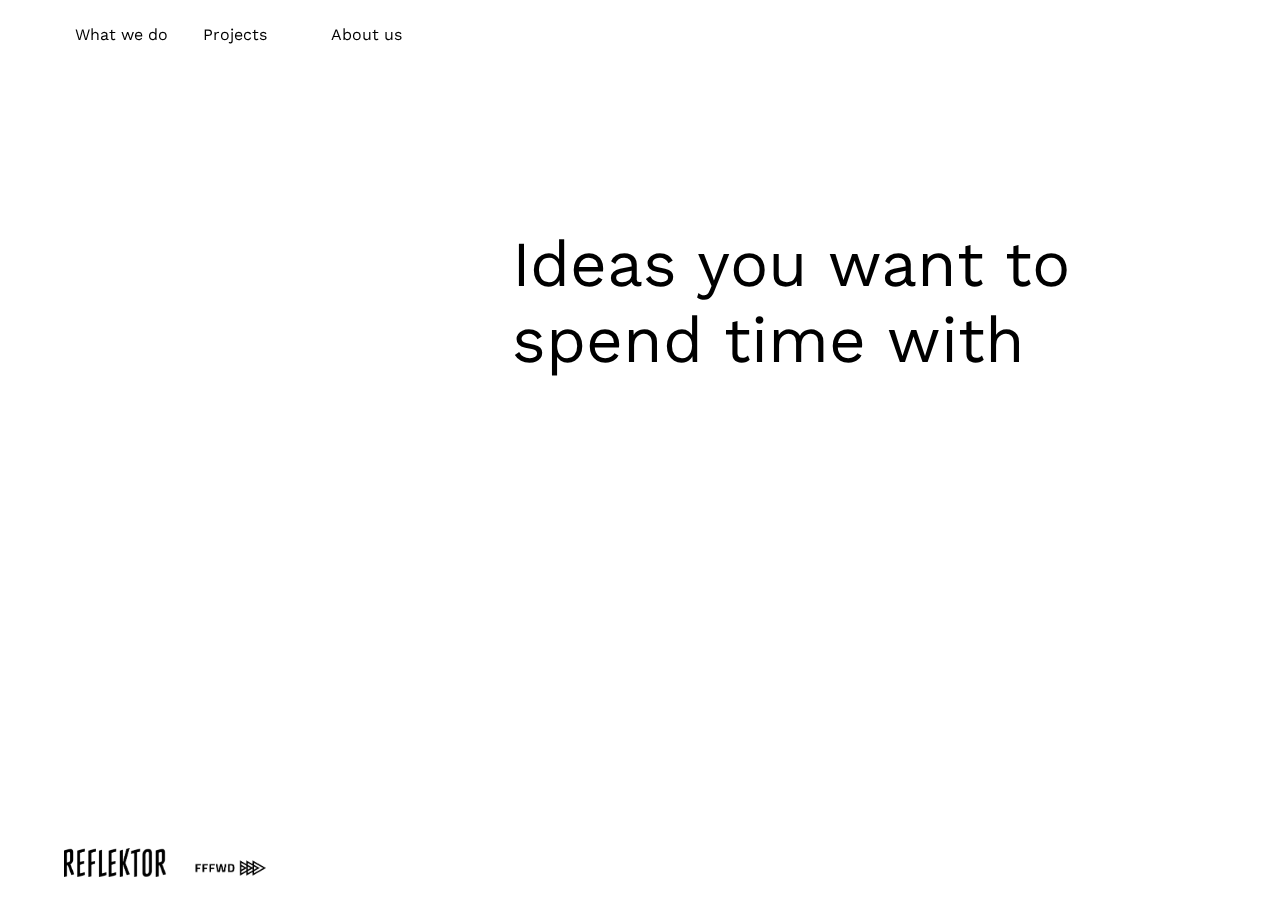
<file: index.html>
<html>
  <head>
    <meta charset="utf-8">
    <title> Reflektor - Ideas you want to spend time with</title>
    <link href="style_maxi.css" rel="stylesheet" type="text/css">
    <link href="style_mini.css" rel="stylesheet" type="text/css">
    <link href='https://fonts.googleapis.com/css?family=Work+Sans' rel='stylesheet'>
    <meta name="viewport" content="width=device-width, initial-scale=1">

  </head>
  <body leftmargin="0" topmargin="0" onselectstart="return false">

    <div id="banda_mobile" style="background-color:white;border-bottom: 0.1vw solid black"></div>


    <div id="menu">
      <div id="what_we_do" class="fondoBianco" style="border: 0.1vw solid transparent"> <a href="what_we_do.html"> What we do </a></div>
      <div id="projects" class="fondoBianco" style="border: 0.1vw solid transparent"> <a href="projects.html">Projects</a> </div>
      <div id="about_us" class="fondoBianco" style="border: 0.1vw solid transparent"><a href="about_us.html"> About us</a> </div>
    </div>

    <img id="logoReflektor" src="assets/logo/reflektor_logo.png" alt="Reflektor_logo"></img>
    <img id="logoFFFWD" src="assets/logo/FFFWD_logo.png" alt="FFForward_logo"></img>


    <div id="main">
      <div id="payoff">
    Ideas you want to spend time with
     </div>

    </div>
  </body>
</html>
</file>
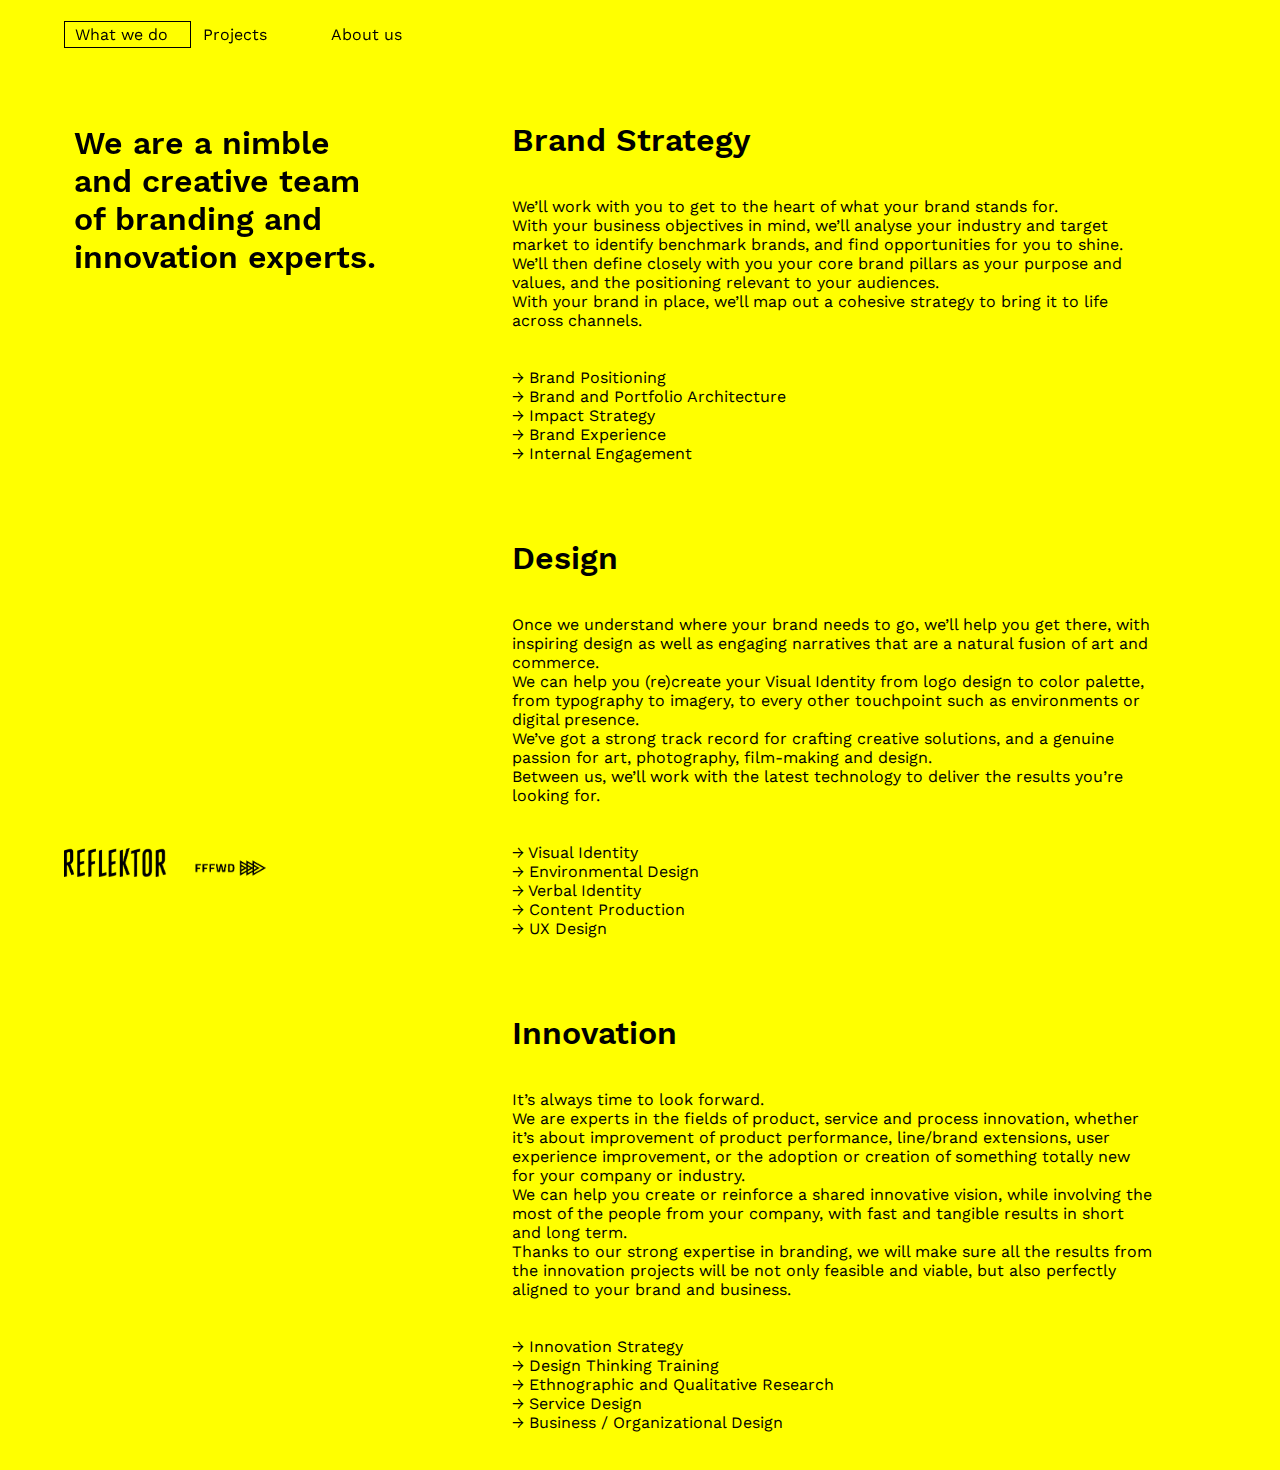
<file: what_we_do.html>
<html>
  <head>
    <meta charset="utf-8">
    <title> Reflektor - How </title>
    <link href="style_mini.css" rel="stylesheet" type="text/css">
    <link href="style_maxi.css" rel="stylesheet" type="text/css">
    <link href='https://fonts.googleapis.com/css?family=Work+Sans' rel='stylesheet'>
    <meta name="viewport" content="width=device-width, initial-scale=1">

  </head>
  <body leftmargin="0" topmargin="0" style="background-color:yellow" onselectstart="return false">

    <div id="banda_mobile" style="background-color:yellow;border-bottom: 0.1vw solid black"></div>

    <div id="menu">
      <div id="what_we_do" class="fondoBianco" style="border: 0.1vw solid"> <a href="what_we_do.html"> What we do </a></div>
      <div id="projects" class="fondoBianco" style="border: 0.1vw solid transparent"> <a href="projects.html">Projects</a> </div>
      <div id="about_us" class="fondoBianco" style="border: 0.1vw solid transparent"><a href="about_us.html"> About us</a> </div>
    </div>

    <img id="logoReflektor" src="assets/logo/reflektor_logo.png" alt="Reflektor_logo"></img>
    <img id="logoFFFWD" src="assets/logo/FFFWD_logo.png" alt="FFForward_logo"></img>


    <div id="we_are">
      <em>We are a nimble <br> and creative team <br>of branding and <br>innovation experts.</em><br><br>

    </div>

    <div id="main">
      <div id="what" >
        <div id="strategy" class="titolini"><em>Brand Strategy<br><br></em></div>
        <div id="strategy_testo" class="testi">
          We’ll work with you to get to the heart of what your brand stands for.<br>
With your business objectives in mind, we’ll analyse your industry and target market to identify benchmark brands, and find opportunities for you to shine.<br>
We’ll then define closely with you your core brand pillars as your purpose and values, and the positioning relevant to your audiences.<br>
With your brand in place, we’ll map out a cohesive strategy to bring it to life across channels.<br><br><br>
→ Brand Positioning<br>
→ Brand and Portfolio Architecture<br>
→ Impact Strategy<br>
→ Brand Experience<br>
→ Internal Engagement<br><br><br><br><br>
        </div>


        <div id="design" class="titolini"><em>Design<br><br></em></div>
        <div id="design_testo" class="testi">
        Once we understand where your brand needs to go, we’ll help you get there, with inspiring design as well as engaging narratives that are a natural fusion of art and commerce. <br>
We can help you (re)create your Visual Identity from logo design to color palette, from typography to imagery, to every other touchpoint such as environments or digital presence. <br>
We’ve got a strong track record for crafting creative solutions, and a genuine passion for art, photography, film-making and design. <br>
Between us, we’ll work with the latest technology to deliver the results you’re looking for.<br><br><br>
→ Visual Identity<br>
→ Environmental Design<br>
→ Verbal Identity<br>
→ Content Production<br>
→ UX Design<br><br><br><br><br>
        </div>


        <div id="innovation" class="titolini"><em>Innovation<br><br></em></div>
        <div id="innovation_testo" class="testi">
        It’s always time to look forward.<br>
We are experts in the fields of product, service and process innovation, whether it’s about improvement of product performance, line/brand extensions, user experience improvement, or the adoption or creation of something totally new for your company or industry.<br>
We can help you create or reinforce a shared innovative vision, while involving the most of the people from your company, with fast and tangible results in short and long term.<br>
Thanks to our strong expertise in branding, we will make sure all the results from the innovation projects will be not only feasible and viable, but also perfectly aligned to your brand and business.<br><br><br>
→ Innovation Strategy<br>
→ Design Thinking Training<br>
→ Ethnographic and Qualitative Research<br>
→ Service Design<br>
→ Business / Organizational Design<br><br><br>
        </div>

      </div>
    </div>

  </body>
</html>
</file>
<file: style_maxi.css>
@media screen and (min-width: 768px) {


/**generale**/
@font-face {
	font-family: 'WorkSansSemiBold';
	src: url('assets/font/WorkSans-SemiBold.ttf');
	}
body{
  background: white;
  position: absolute;
  font-family: 'Work Sans';
  cursor: default;
	overflow-x:hidden;

}

a{
   text-decoration: none;
   color: inherit;
   cursor: pointer;
}
em{
  font-style: normal;
  font-family: WorkSansSemiBold;
}
#main{
  height: 100vh;
  width: 60vw;
  margin-left:40vw;
  margin-top: 0px;
  align: right;
  position: absolute;
}
#menu{
  margin-left: 5vw;
  margin-top: 20px;
  width: 30vw;
  position: fixed;
  font-size: 1.25vw;
}
#what_we_do{
  width: 9vw;
  text-align: left;
  position: fixed;
  padding-left: 10px;
  padding-top:3px;
  padding-bottom:3px;
}
#projects{
  margin-left: 10vw;
  width: 9vw;
  text-align: left;
  position: fixed;
  padding-left: 10px;
  padding-top:3px;
  padding-bottom:3px;
}
#about_us{
  margin-left: 20vw;
  width: 9vw;
  text-align: left;
  position: fixed;
  padding-left: 10px;
  padding-top:3px;
  padding-bottom:3px;
}
.fondoGiallo:hover{
  background-color: black;
  border: 0.1vw solid transparent;
  color:yellow;
}
.fondoBianco:hover{
  background-color: yellow;
  border: 0.1vw solid transparent;
  color:black;
}
.fondoNero:hover{
  background-color: yellow;
  border: 0.1vw solid transparent;
  color:black;
}
#logoReflektor{
  bottom: 20px;
  padding-bottom: 3px;
  margin-left: 5vw;
  position: fixed;
  width: 8vw;
}
#logoFFFWD{
  bottom: 20px;
  padding-bottom: 3px;
  margin-left: 15vw;
  position: fixed;
  width: 6vw;
}



/**landing**/
#payoff{
  width: 50vw;
  height: 50vh;
  text-align: left;
  position: absolute;
  font-size:5vw;
  margin-top: 25vh;

}


/**what we do**/
.titolini{
	font-size: 2.5vw;
}
.testi{
	font-size: 1.25vw;
}
#we_are{
  margin-left: 5vw;
  margin-top: 120px;
  width: 30vw;
  position: fixed;
  font-size: 2.5vw;
  padding:3px;
  padding-left: 10px;

}
#what{
  margin-top: 120px;
  width: 50vw;
  position: relative;
  overflow:scroll;
  z-index: +1;
}
#what::-webkit-scrollbar { 
    display: none; 
}
#what{
  -ms-overflow-style: none;  /* IE and Edge */
  scrollbar-width: none;  /* Firefox */
}



/**projects**/
#clientslist{
  margin-left: 5vw;
  margin-top: 120px;
  width: 30vw;
  position: fixed;
  font-size: 1.25vw;
  padding:3px;
  padding-left: 10px;
}
#griglia{
  height: 96vw;
  margin-top: 120px;
  width: 59vw;
  position: absolute;
  overflow:scroll;
  z-index: +1;
	
}
#griglia::-webkit-scrollbar { 
    display: none; 
}
#griglia{
  -ms-overflow-style: none;  /* IE and Edge */
  scrollbar-width: none;  /* Firefox */
}
#unouno{
  height: 16vw;
  width: 29.5vw;
  position: absolute;
  overflow:hidden;
  z-index: +1;
}
#unodue{
  margin-left:29.5vw;
  height: 16vw;
  width: 29.5vw;
  position: absolute;
  overflow:hidden;
  z-index: +1;
}
#dueuno{
  margin-top:16vw;
  height: 16vw;
  width: 29.5vw;
  position: absolute;
  overflow:hidden;
  z-index: +1;
}
#duedue{
  margin-top:16vw;
  margin-left:29.5vw;
  height: 16vw;
  width: 29.5vw;
  position: absolute;
  overflow:hidden;
  z-index: +1;
}
#treuno{
  margin-top:32vw;
  height: 16vw;
  width: 29.5vw;
  position: absolute;
  overflow:hidden;
  z-index: +1;
}
#tredue{
  margin-top:32vw;
  margin-left:29.5vw;
  height: 16vw;
  width: 29.5vw;
  position: absolute;
  overflow:hidden;
  z-index: +1;
}
#quattrouno{
  margin-top:48vw;
  height: 16vw;
  width: 29.5vw;
  position: absolute;
  overflow:hidden;
  z-index: +1;
}
#quattrodue{
  margin-top:48vw;
	margin-left:29.5vw;
  height: 16vw;
  width: 29.5vw;
  position: absolute;
  overflow:hidden;
  z-index: +1;
}
#cinqueuno{
  margin-top:64vw;
  height: 16vw;
  width: 29.5vw;
  position: absolute;
  overflow:hidden;
  z-index: +1;
}
#cinquedue{
  margin-top:64vw;
	margin-left:29.5vw;
  height: 16vw;
  width: 29.5vw;
  position: absolute;
  overflow:hidden;
  z-index: +1;
}
#seiuno{
  margin-top:80vw;
  height: 16vw;
  width: 29.5vw;
  position: absolute;
  overflow:hidden;
  z-index: +1;
}

#griglia_link{
  height: 96vw;
  margin-top: 120px;
  width: 59vw;
  position: absolute;
  overflow:scroll;
  z-index: +2;
}
#griglia_link::-webkit-scrollbar { 
    display: none; 
}
#griglia_link{
  -ms-overflow-style: none;  /* IE and Edge */
  scrollbar-width: none;  /* Firefox */
}
.nomeLink{
  font-family:WorkSansSemiBold;
  background-color:yellow;
  padding-left:10px;
  padding-right:10px;
  padding-top:3px;
  padding-bottom:3px;
  margin-left:1vw;
  margin-top:1vw;
  position:absolute;
}
#unouno_link{
  height: 16vw;
  width: 29.5vw;
  background-color: transparent;
  position: absolute;
  overflow:hidden;
  z-index: +2;
  font-size: 1.25vw;
  margin-left: 0vw;
  margin-top: 0vw;
  opacity: 0;
}
#unouno_link:hover{
  opacity: 1;
}
#unodue_link{
  height: 16vw;
  width: 29.5vw;
  background-color: transparent;
  position: absolute;
  overflow:hidden;
  z-index: +2;
  font-size: 1.25vw;
  margin-left: 29.5vw;
  margin-top: 0vw;
  opacity: 0;
}
#unodue_link:hover{
  opacity: 1;
}
#dueuno_link{
  height: 16vw;
  width: 29.5vw;
  background-color: transparent;
  position: absolute;
  overflow:hidden;
  z-index: +2;
  font-size: 1.25vw;
  margin-left: 0vw;
  margin-top: 16vw;
  opacity: 0;
}
#dueuno_link:hover{
  opacity: 1;
}
#duedue_link{
  height: 16vw;
  width: 29.5vw;
  background-color: transparent;
  position: absolute;
  overflow:hidden;
  z-index: +2;
  font-size: 1.25vw;
  margin-left: 29.5vw;
  margin-top: 16vw;
  z-index: +2;
  opacity: 0;
}
#duedue_link:hover{
  opacity: 1;
}
#treuno_link{
  height: 16vw;
  width: 29.5vw;
  background-color: transparent;
  position: absolute;
  overflow:hidden;
  z-index: +2;
  font-size: 1.25vw;
  margin-left: 0vw;
  margin-top: 32vw;
  opacity: 0;
}
#treuno_link:hover{
  opacity: 1;
}
#tredue_link{
  height: 16vw;
  width: 29.5vw;
  background-color: transparent;
  position: absolute;
  overflow:hidden;
  z-index: +2;
  font-size: 1.25vw;
  margin-left: 29.5vw;
  margin-top: 32vw;
  opacity: 0;
}
#tredue_link:hover{
  opacity: 1;
}
#quattrouno_link{
  height: 16vw;
  width: 29.5vw;
  background-color: transparent;
  position: absolute;
  overflow:hidden;
  z-index: +2;
  font-size: 1.25vw;
  margin-left: 0vw;
  margin-top: 48vw;
  opacity: 0;
}
#quattrouno_link:hover{
  opacity: 1;
}
#quattrodue_link{
  height: 16vw;
  width: 29.5vw;
  background-color: transparent;
  position: absolute;
  overflow:hidden;
  z-index: +2;
  font-size: 1.25vw;
  margin-left: 29.5vw;
  margin-top: 48vw;
  opacity: 0;
}
#quattrodue_link:hover{
  opacity: 1;
}
#cinqueuno_link{
  height: 16vw;
  width: 29.5vw;
  background-color: transparent;
  position: absolute;
  overflow:hidden;
  z-index: +2;
  font-size: 1.25vw;
  margin-left: 0vw;
  margin-top: 64vw;
  opacity: 0;
}
#cinqueuno_link:hover{
  opacity: 1;
}
#cinquedue_link{
  height: 16vw;
  width: 29.5vw;
  background-color: transparent;
  position: absolute;
  overflow:hidden;
  z-index: +2;
  font-size: 1.25vw;
  margin-left: 29.5vw;
  margin-top: 64vw;
  opacity: 0;
}
#cinquedue_link:hover{
  opacity: 1;
}
#seiuno_link{
  height: 16vw;
  width: 29.5vw;
  background-color: transparent;
  position: absolute;
  overflow:hidden;
  z-index: +2;
  font-size: 1.25vw;
  margin-left: 0vw;
  margin-top: 80vw;
  opacity: 0;
}
#seiuno_link:hover{
  opacity: 1;
}





/**about_us**/
#links{
	margin-left: 5vw;
  margin-top: 120px;
  width: 30vw;
  position: fixed;
  font-size: 1.25vw;
  padding:3px;
  padding-left: 10px;
}
#who{
  margin-top: 120px;
  width: 50vw;
  font-size: 2.5vw;
  position: relative;
  overflow:scroll;
  z-index: +1;
}
#who::-webkit-scrollbar { 
    display: none; 
}
#who{
  -ms-overflow-style: none;  /* IE and Edge */
  scrollbar-width: none;  /* Firefox */
}


/**progetti**/
#desc{
  margin-left: 5vw;
  margin-top: 120px;
  width: 30vw;
  position: fixed;
  font-size: 1.25vw;
  padding-left: 10px;
}
#titolo{
  font-size: 2.5vw;
  font-family: WorkSansSemiBold;
}
#read{
  font-family: WorkSansSemiBold;
  position: fixed;
  font-size: 1.25vw;
  padding-top:3px;
  padding-bottom:3px;
  padding-left: 10px;
  width:9vw;
  text-align:left;
  cursor: pointer;
}
#read:hover{
  background-color: yellow;
}
#visual{
  margin-top: 120px;
  height: auto;
  width: 59vw;
  position: absolute;
  overflow:hidden;
  z-index: +1;
}
#testo{
  margin-top: 120px;
  width: 50vw;
  font-size: 1.25vw;
  position: relative;
  overflow:scroll;
  z-index: 0;
}
#testo::-webkit-scrollbar { 
    display: none; 
}
#testo{
  -ms-overflow-style: none;  /* IE and Edge */
  scrollbar-width: none;  /* Firefox */
}
}
</file>
<file: style_mini.css>
@media screen and (max-width: 768px) {
  /**generale**/
@font-face {
	font-family: 'WorkSansSemiBold';
	src: url('assets/font/WorkSans-SemiBold.ttf');
	}
body{
  position: absolute;
  font-family: 'Work Sans';
  cursor: default;
overflow-x:hidden;
}
a{
   text-decoration: none;
   color: inherit;
   cursor: pointer;
}
em{
  font-style: normal;
  font-family: WorkSansSemiBold;
}
#banda_mobile{
	width: 100vw;
	height:120px;
	position: fixed;
	z-index: +4;
}
#main{
  width: 90vw;
  position: relative;
}
#menu{
  margin-top: 65px;
  width: 90vw;
  position: fixed;
  font-size: 15px;
	z-index: +5;
}
#what_we_do{
	position: absolute;
	margin-left: 5vw;
  width: 30vw;
  text-align: center;
  padding-top:3px;
  padding-bottom:3px;
}
#projects{
	position: absolute;
  margin-left: 35vw;
	width: 30vw;
	text-align: center;
  padding-top:3px;
  padding-bottom:3px;
}
#about_us{
	position: absolute;
	margin-left:65vw;
	width: 30vw;
	text-align: center;
  padding-top:3px;
  padding-bottom:3px;

}
#logoReflektor{
  top: 20px;
  margin-left: 5vw;
  position: fixed;
  width: 80px;
	z-index: +5;
}
#logoFFFWD{
  top: 30px;
  margin-left:80vw;
  position: fixed;
  width: 60px;
	z-index: +5;
}

/**landing**/
#payoff{
	margin-top: 140px;
  text-align: left;
  font-size:60px;
  margin-left: 5vw;
	width: 90vw;
}


/**about us**/
.titolini{
	font-size: 25px;
}
.testi{
	font-size: 15px;
}

#we_are{
  margin-top: 140px;
	margin-left: 5vw;
	margin-right: 5vw;
  width: 90vw;
  position: absolute;
	font-size: 25px;
}
#what{
	margin-top: 330px;
	margin-left:5vw;
	margin-right:5vw;
	width: 90vw;
  position: relative;
  overflow:scroll;
}
#what::-webkit-scrollbar { 
    display: none; 
}
#what{
  -ms-overflow-style: none;  /* IE and Edge */
  scrollbar-width: none;  /* Firefox */
}


/**projects**/
#clientslist{
	margin-top: 140px;
	margin-left: 5vw;
	margin-right: 5vw;
  width: 90vw;
  position: absolute;
	font-size: 15px;
}
#griglia{
	margin-top: 450px;
  height: 616vw;
  width: 100vw;
  position: absolute;
  overflow:scroll;
  z-index: +1;
}
#griglia::-webkit-scrollbar { 
    display: none; 
}
#griglia{
  -ms-overflow-style: none;  /* IE and Edge */
  scrollbar-width: none;  /* Firefox */
}
#unouno{
  height: 56vw;
  width: 100vw;
  position: absolute;
  overflow:hidden;
  z-index: +1;
}
#unodue{
	height: 56vw;
  width: 100vw;
	margin-top:56vw;
  position: absolute;
  overflow:hidden;
  z-index: +1;
}
#dueuno{
	height: 56vw;
  width: 100vw;
	margin-top:112vw;
  position: absolute;
  overflow:hidden;
  z-index: +1;
}
#duedue{
	height: 56vw;
  width: 100vw;
	margin-top:168vw;
  position: absolute;
  overflow:hidden;
  z-index: +1;
}
#treuno{
	height: 56vw;
  width: 100vw;
	margin-top:224vw;
  position: absolute;
  overflow:hidden;
  z-index: +1;
}
#tredue{
	height: 56vw;
  width: 100vw;
	margin-top:280vw;
  position: absolute;
  overflow:hidden;
  z-index: +1;
}
#quattrouno{
	height: 56vw;
  width: 100vw;
	margin-top:336vw;
  position: absolute;
  overflow:hidden;
  z-index: +1;
}
#quattrodue{
	height: 56vw;
  width: 100vw;
	margin-top:392vw;
  position: absolute;
  overflow:hidden;
  z-index: +1;
}
#cinqueuno{
	height: 56vw;
  width: 100vw;
	margin-top:448vw;
  position: absolute;
  overflow:hidden;
  z-index: +1;
}
#cinquedue{
	height: 56vw;
  width: 100vw;
	margin-top:504vw;
  position: absolute;
  overflow:hidden;
  z-index: +1;
}
#seiuno{
	height: 56vw;
  width: 100vw;
	margin-top:560vw;
  position: absolute;
  overflow:hidden;
  z-index: +1;
}
#griglia_link{
	height: 616vw;
	margin-top: 450px;
  width: 100vw;
  position: absolute;
  overflow:scroll;
  z-index: +2;
}
#griglia_link::-webkit-scrollbar { 
    display: none; 
}
#griglia_link{
  -ms-overflow-style: none;  /* IE and Edge */
  scrollbar-width: none;  /* Firefox */
}
.nomeLink{
  font-family:WorkSansSemiBold;
  background-color:yellow;
  padding-left:10px;
  padding-right:10px;
  padding-top:3px;
  padding-bottom:3px;
  margin-left:20px;
  margin-top:20px;
  position:absolute;
}
#unouno_link{
	height: 56vw;
  width: 100vw;
  background-color: transparent;
  position: absolute;
  overflow:hidden;
  z-index: +2;
	font-size: 15px;
}
#unodue_link{
	height: 56vw;
	width: 100vw;
	margin-top: 56vw;
  background-color: transparent;
  position: absolute;
  overflow:hidden;
  z-index: +2;
	font-size: 15px;
}
#dueuno_link{
	height: 56vw;
	width: 100vw;
	margin-top: 112vw;
  background-color: transparent;
  position: absolute;
  overflow:hidden;
  z-index: +2;
	font-size: 15px;
}
#duedue_link{
	height: 56vw;
	width: 100vw;
	margin-top: 168vw;
  background-color: transparent;
  position: absolute;
  overflow:hidden;
  z-index: +2;
	font-size: 15px;
}
#treuno_link{
	height: 56vw;
  width: 100vw;
	margin-top: 224vw;
  background-color: transparent;
  position: absolute;
  overflow:hidden;
  z-index: +2;
	font-size: 15px;
}
#tredue_link{
  height: 56vw;
  width: 100vw;
	margin-top: 280vw;
  background-color: transparent;
  position: absolute;
  overflow:hidden;
  z-index: +2;
	font-size: 15px;
}
#quattrouno_link{
  height: 56vw;
  width: 100vw;
	margin-top: 336vw;
  background-color: transparent;
  position: absolute;
  overflow:hidden;
  z-index: +2;
	font-size: 15px;
}
#quattrodue_link{
  height: 56vw;
  width: 100vw;
	margin-top: 392vw;
  background-color: transparent;
  position: absolute;
  overflow:hidden;
  z-index: +2;
	font-size: 15px;
}
#cinqueuno_link{
  height: 56vw;
  width: 100vw;
	margin-top: 448vw;
  background-color: transparent;
  position: absolute;
  overflow:hidden;
  z-index: +2;
	font-size: 15px;
}
#cinquedue_link{
  height: 56vw;
  width: 100vw;
	margin-top: 504vw;
  background-color: transparent;
  position: absolute;
  overflow:hidden;
  z-index: +2;
	font-size: 15px;
}
#seiuno_link{
  height: 56vw;
  width: 100vw;
	margin-top: 560vw;
  background-color: transparent;
  position: absolute;
  overflow:hidden;
  z-index: +2;
	font-size: 15px;
}

/**about us**/
#links{
	margin-top: 140px;
	margin-left: 5vw;
	margin-right: 5vw;
  width: 90vw;
  position: absolute;
	font-size: 15px;
}
#who{
	margin-top: 330px;
	margin-left:5vw;
	margin-right:5vw;
	width: 90vw;
	font-size: 25px;
	position: relative;
}
	#who::-webkit-scrollbar { 
    display: none; 
}
#who{
  -ms-overflow-style: none;  /* IE and Edge */
  scrollbar-width: none;  /* Firefox */
}

/**progetti**/
#desc{
  margin-left: 5vw;
	margin-right: 5vw;
  margin-top: 140px;
  width: 90vw;
  position: absolute;
  font-size: 15px;
}
#titolo{
	font-size: 25px;
  font-family: WorkSansSemiBold;
}
#read{
  font-family: WorkSansSemiBold;
  position: absolute;
  font-size: 15px;
	padding-left: 10px;
	padding-right: 10px;
  padding-top:3px;
  padding-bottom:3px;
  text-align:left;
  cursor: pointer;
  background-color: yellow;
}
#visual{
  margin-top: 450px;
  height: auto;
  width: 100vw;
  position: relative;
  overflow:hidden;
  z-index: +1;
}
#testo{
  margin-top: 450px;
  width: 90vw;
	margin-left: 5vw;
  font-size: 15px;
  position: relative;
  overflow:scroll;
  z-index: 0;
}
	#testo::-webkit-scrollbar { 
    display: none; 
}
#testo{
  -ms-overflow-style: none;  /* IE and Edge */
  scrollbar-width: none;  /* Firefox */
}
}
</file>
